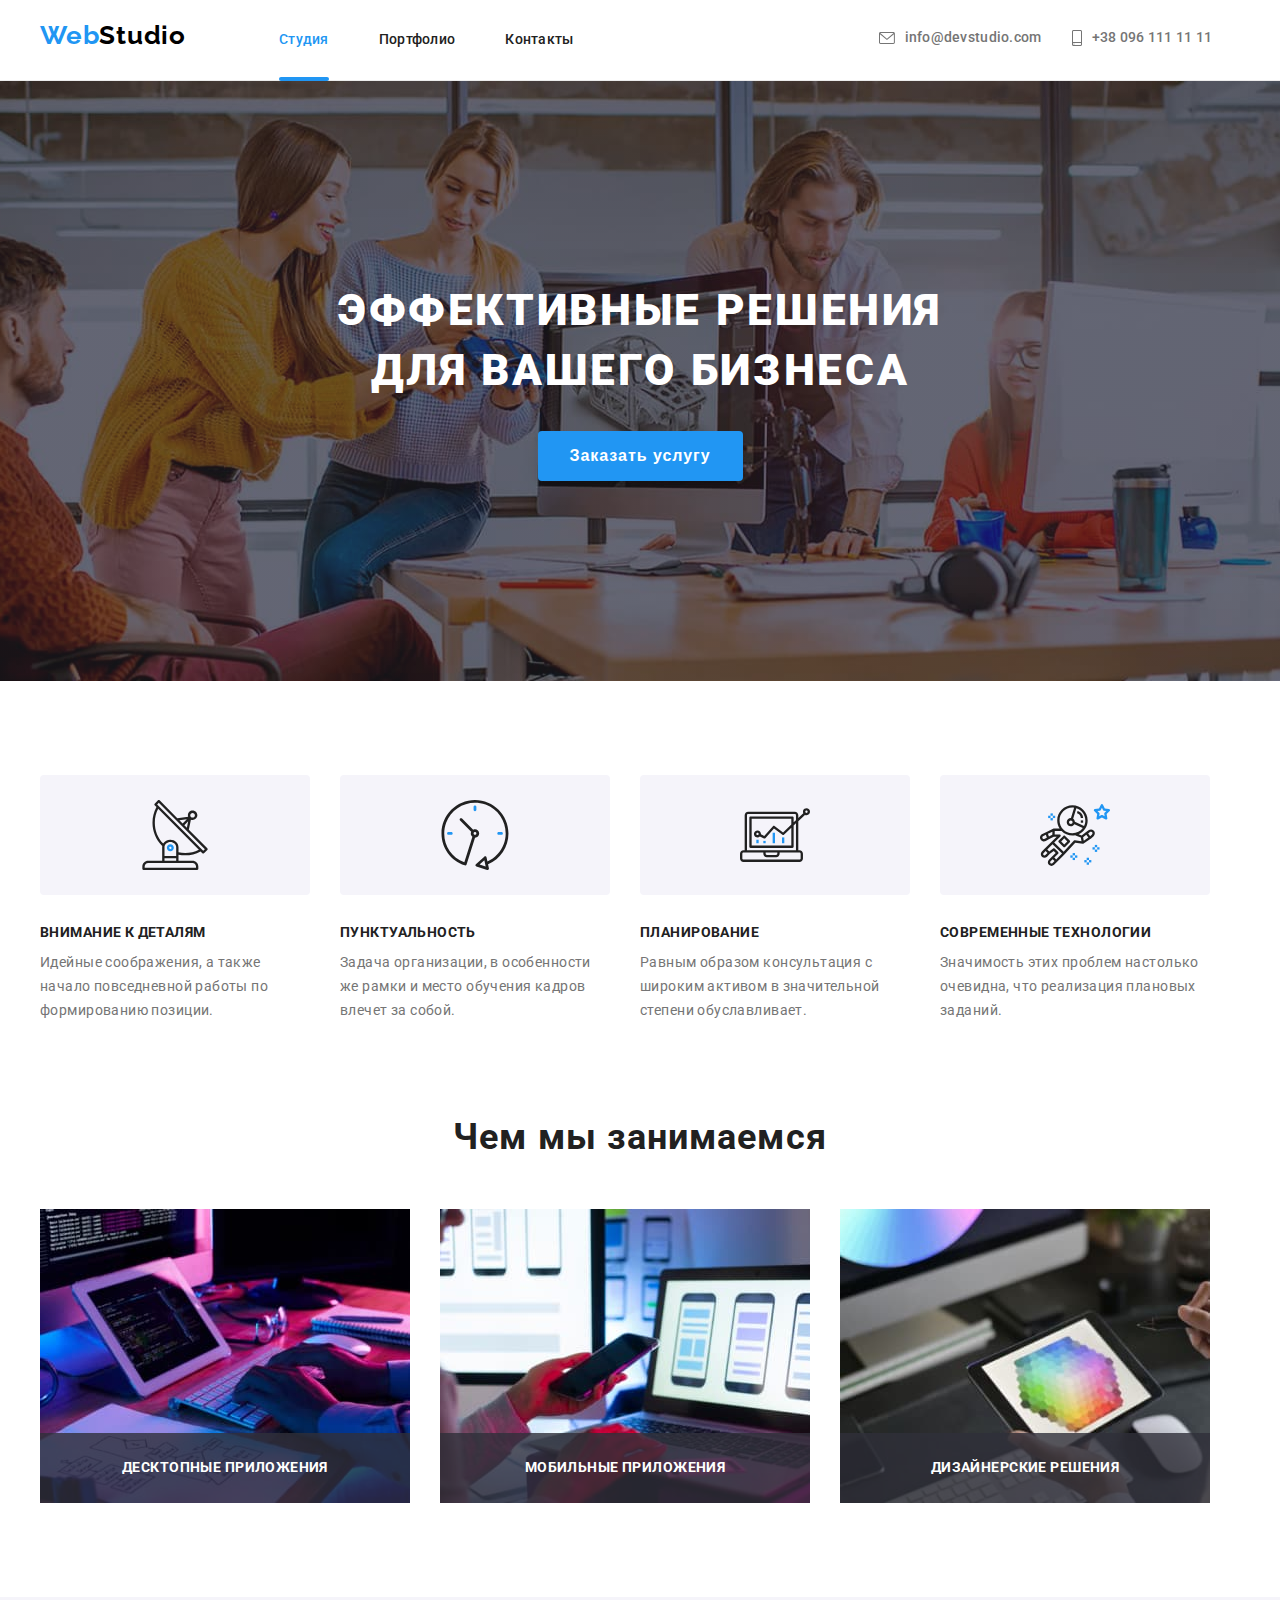
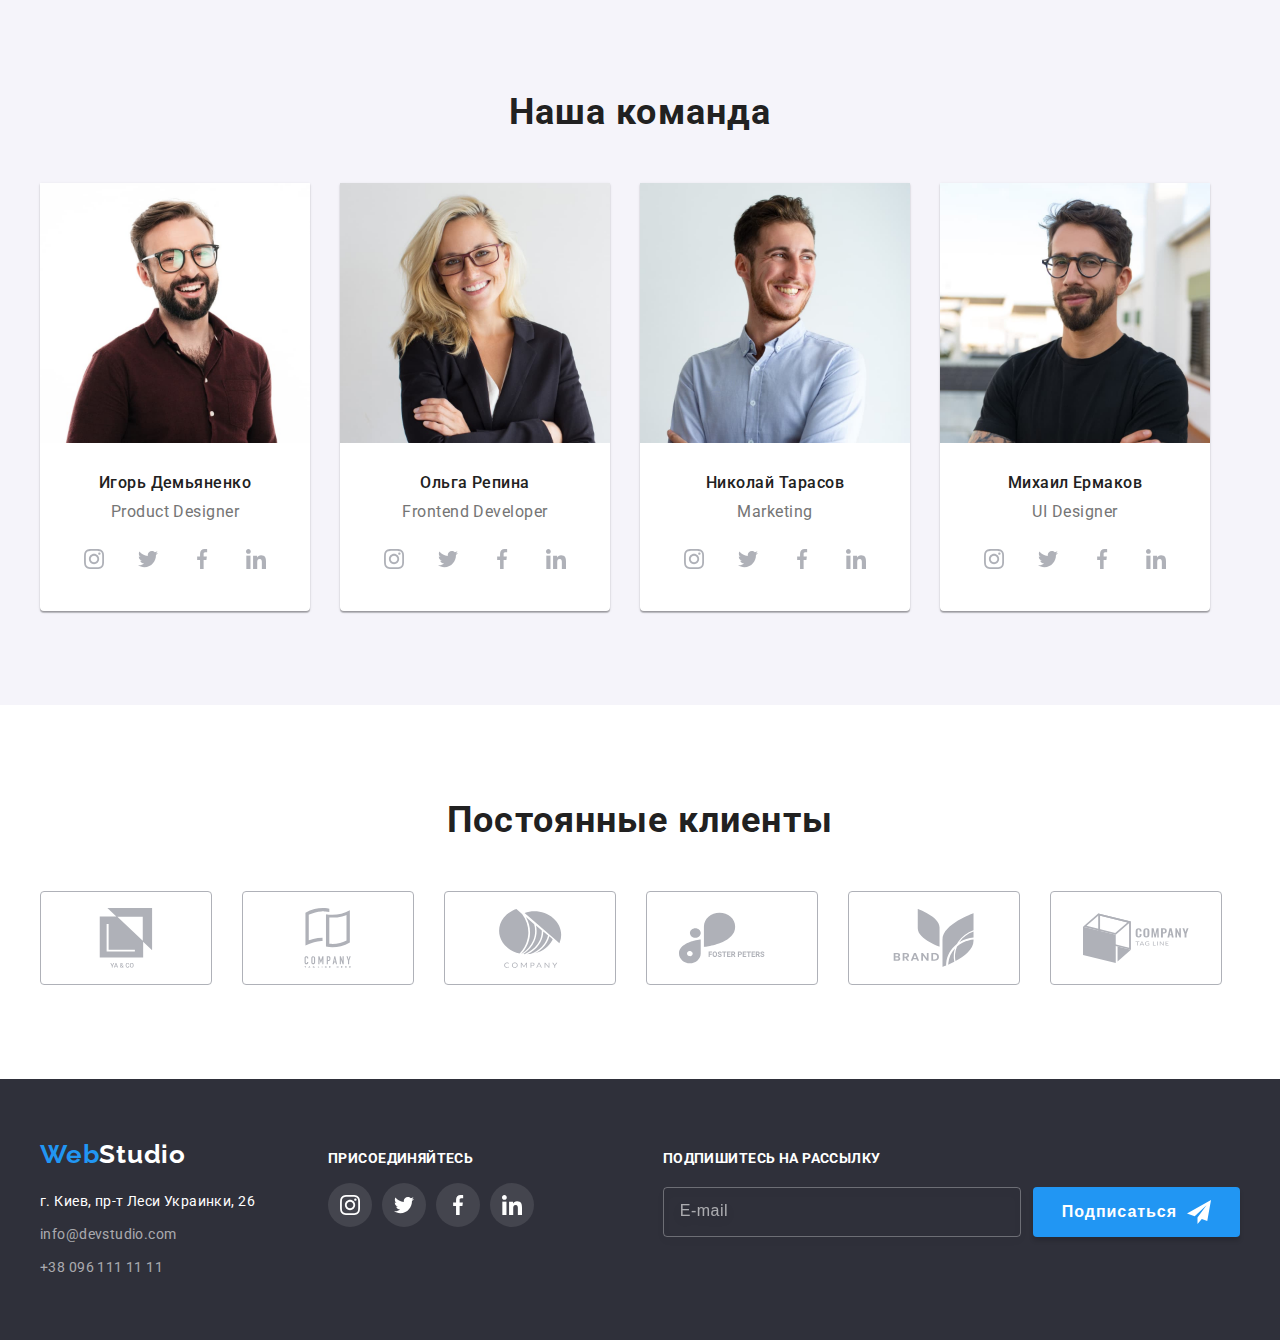
<file: index.html>
<!DOCTYPE html>
<html lang="ru">
  <head>
    <meta charset="UTF-8" />
    <meta http-equiv="X-UA-Compatible" content="IE=edge" />
    <meta name="viewport" content="width=device-width, initial-scale=1.0" />
    <link rel="preconnect" href="https://fonts.googleapis.com" />
    <link rel="preconnect" href="https://fonts.gstatic.com" crossorigin />
    <link
      href="https://fonts.googleapis.com/css2?family=Raleway:wght@700&family=Roboto:wght@400;500;700;900&display=swap"
      rel="stylesheet"
    />
    <title lang="en">WebStudio</title>
    <link
      rel="stylesheet"
      href="https://cdnjs.cloudflare.com/ajax/libs/modern-normalize/1.1.0/modern-normalize.min.css"
      integrity="sha512-wpPYUAdjBVSE4KJnH1VR1HeZfpl1ub8YT/NKx4PuQ5NmX2tKuGu6U/JRp5y+Y8XG2tV+wKQpNHVUX03MfMFn9Q=="
      crossorigin="anonymous"
      referrerpolicy="no-referrer"
    />
    <link rel="stylesheet" href="./css/styles.css" />
  </head>
  <body>
    <header class="header">
      <div class="container">
        <div class="header-line">
          <a href="./index.html" class="header-logo list"
            >Web<span class="half-logo">Studio</span></a
          >
          <nav class="header-nav">
            <ul class="header-list marker">
              <li class="header-item">
                <a href="./index.html" class="header-link current list"
                  >Студия
                  <div class="link-line"></div
                ></a>
              </li>
              <li class="header-item">
                <a href="./portfolio.html" class="header-link list"
                  >Портфолио
                  <div class="link-line"></div
                ></a>
              </li>
              <li class="header-item">
                <a href="" class="header-link list"
                  >Контакты
                  <div class="link-line"></div
                ></a>
              </li>
            </ul>
          </nav>
          <ul class="contacts-list marker">
            <li class="contacts-item mail">
              <a href="mailto:info@devstudio.com" class="header-mail list">
                <svg class="contacts-icon" width="16px" height="12px">
                  <use
                    href="./images/icons/symbol-defs.svg#icon-envelope"
                  ></use>
                </svg>
                info@devstudio.com</a
              >
            </li>
            <li class="contacts-item tel">
              <a href="tel:+380961111111" class="header-tel list">
                <svg class="contacts-icon" width="10px" height="16px">
                  <use
                    href="./images/icons/symbol-defs.svg#icon-smartphone"
                  ></use></svg
                >+38 096 111 11 11</a
              >
            </li>
          </ul>
        </div>
      </div>
    </header>
    <main>
      <section class="banner">
        <div class="container">
          <h1 class="banner-title">Эффективные решения для вашего бизнеса</h1>
          <button type="button" class="btn" data-modal-open>
            Заказать услугу
          </button>
        </div>
      </section>
      <section class="hero section">
        <div class="container">
          <h2 class="visually-hidden">Наши преимущества</h2>
          <ul class="hero-list marker">
            <li class="hero-item">
              <div class="hero-signs">
                <svg class="hero-icons" width="70px" height="70px">
                  <use href="./images/icons/symbol-defs.svg#icon-antenna"></use>
                </svg>
              </div>
              <h3 class="hero-title">Внимание к деталям</h3>
              <p class="hero-text">
                Идейные соображения, а также начало повседневной работы по
                формированию позиции.
              </p>
            </li>
            <li class="hero-item">
              <div class="hero-signs">
                <svg class="hero-icons" width="70px" height="70px">
                  <use href="./images/icons/symbol-defs.svg#icon-clock"></use>
                </svg>
              </div>
              <h3 class="hero-title">Пунктуальность</h3>
              <p class="hero-text">
                Задача организации, в особенности же рамки и место обучения
                кадров влечет за собой.
              </p>
            </li>
            <li class="hero-item">
              <div class="hero-signs">
                <svg class="hero-icons" width="70px" height="70px">
                  <use href="./images/icons/symbol-defs.svg#icon-diagram"></use>
                </svg>
              </div>
              <h3 class="hero-title">Планирование</h3>
              <p class="hero-text">
                Равным образом консультация с широким активом в значительной
                степени обуславливает.
              </p>
            </li>
            <li class="hero-item">
              <div class="hero-signs">
                <svg class="hero-icons" width="70px" height="70px">
                  <use
                    href="./images/icons/symbol-defs.svg#icon-astronaut"
                  ></use>
                </svg>
              </div>
              <h3 class="hero-title">Современные технологии</h3>
              <p class="hero-text">
                Значимость этих проблем настолько очевидна, что реализация
                плановых заданий.
              </p>
            </li>
          </ul>
        </div>
      </section>
      <section class="service section">
        <div class="container">
          <h2 class="service-title">Чем мы занимаемся</h2>
          <ul class="service-list marker">
            <li class="service-item">
              <a href="" class="service-link">
                <img
                  src="./images/action1.jpg"
                  alt="человек печатает
                        текст"
                  width="370"
                  height="294"
                />
                <h3 class="service-type">Десктопные приложения</h3></a
              >
            </li>
            <li class="service-item">
              <a href="" class="service-link">
                <img
                  src="./images/action2.jpg"
                  alt="человек печатает на телефоне"
                  width="370"
                  height="294"
                />
                <h3 class="service-type">Мобильные приложения</h3>
              </a>
            </li>
            <li class="service-item">
              <a href="" class="service-link">
                <img
                  src="./images/action3.jpg"
                  alt="человек рисует на планшете"
                  width="370"
                  height="294"
                />
                <h3 class="service-type">Дизайнерские решения</h3></a
              >
            </li>
          </ul>
        </div>
      </section>
      <section class="staff section">
        <div class="container">
          <h2 class="staff-title">Наша команда</h2>
          <ul class="staff-list marker">
            <li class="staff-item">
              <img
                src="./images/person1.jpg"
                alt="Игорь Демьяненко"
                width="270"
                height="260"
              />
              <div class="agent-file">
                <h3 class="staff-agent">Игорь Демьяненко</h3>
                <p lang="en" class="staff-position">Product Designer</p>
                <ul class="marker agent-soc-list">
                  <li class="agent-links-item">
                    <a class="agent-soc-link" href=""
                      ><svg class="agent-soc-icon" width="20px" height="20px">
                        <use
                          href="./images/icons/symbol-defs.svg#icon-instagram"
                        ></use></svg
                    ></a>
                  </li>
                  <li class="agent-links-item">
                    <a class="agent-soc-link" href=""
                      ><svg class="agent-soc-icon" width="20px" height="20px">
                        <use
                          href="./images/icons/symbol-defs.svg#icon-twitter"
                        ></use></svg
                    ></a>
                  </li>
                  <li class="agent-links-item">
                    <a class="agent-soc-link" href=""
                      ><svg class="agent-soc-icon" width="20px" height="20px">
                        <use
                          href="./images/icons/symbol-defs.svg#icon-facebook1"
                        ></use></svg
                    ></a>
                  </li>
                  <li class="agent-links-item">
                    <a class="agent-soc-link" href=""
                      ><svg class="agent-soc-icon" width="20px" height="20px">
                        <use
                          href="./images/icons/symbol-defs.svg#icon-linkedin"
                        ></use></svg
                    ></a>
                  </li>
                </ul>
              </div>
            </li>
            <li class="staff-item">
              <img
                src="./images/person2.jpg"
                alt="Ольга Репина"
                width="270"
                height="260"
              />
              <div class="agent-file">
                <h3 class="staff-agent">Ольга Репина</h3>
                <p lang="en" class="staff-position">Frontend Developer</p>
                <ul class="marker agent-soc-list">
                  <li class="agent-links-item">
                    <a class="agent-soc-link" href=""
                      ><svg class="agent-soc-icon" width="20px" height="20px">
                        <use
                          href="./images/icons/symbol-defs.svg#icon-instagram"
                        ></use></svg
                    ></a>
                  </li>
                  <li class="agent-links-item">
                    <a class="agent-soc-link" href=""
                      ><svg class="agent-soc-icon" width="20px" height="20px">
                        <use
                          href="./images/icons/symbol-defs.svg#icon-twitter"
                        ></use></svg
                    ></a>
                  </li>
                  <li class="agent-links-item">
                    <a class="agent-soc-link" href=""
                      ><svg class="agent-soc-icon" width="20px" height="20px">
                        <use
                          href="./images/icons/symbol-defs.svg#icon-facebook1"
                        ></use></svg
                    ></a>
                  </li>
                  <li class="agent-links-item">
                    <a class="agent-soc-link" href=""
                      ><svg class="agent-soc-icon" width="20px" height="20px">
                        <use
                          href="./images/icons/symbol-defs.svg#icon-linkedin"
                        ></use></svg
                    ></a>
                  </li>
                </ul>
              </div>
            </li>
            <li class="staff-item">
              <img
                src="./images/person3.jpg"
                alt="Николай Тарасов"
                width="270"
                height="260"
              />
              <div class="agent-file">
                <h3 class="staff-agent">Николай Тарасов</h3>
                <p lang="en" class="staff-position">Marketing</p>
                <ul class="marker agent-soc-list">
                  <li class="agent-links-item">
                    <a class="agent-soc-link" href=""
                      ><svg class="agent-soc-icon" width="20px" height="20px">
                        <use
                          href="./images/icons/symbol-defs.svg#icon-instagram"
                        ></use></svg
                    ></a>
                  </li>
                  <li class="agent-links-item">
                    <a class="agent-soc-link" href=""
                      ><svg class="agent-soc-icon" width="20px" height="20px">
                        <use
                          href="./images/icons/symbol-defs.svg#icon-twitter"
                        ></use></svg
                    ></a>
                  </li>
                  <li class="agent-links-item">
                    <a class="agent-soc-link" href=""
                      ><svg class="agent-soc-icon" width="20px" height="20px">
                        <use
                          href="./images/icons/symbol-defs.svg#icon-facebook1"
                        ></use></svg
                    ></a>
                  </li>
                  <li class="agent-links-item">
                    <a class="agent-soc-link" href=""
                      ><svg class="agent-soc-icon" width="20px" height="20px">
                        <use
                          href="./images/icons/symbol-defs.svg#icon-linkedin"
                        ></use></svg
                    ></a>
                  </li>
                </ul>
              </div>
            </li>
            <li class="staff-item">
              <img
                src="./images/person4.jpg"
                alt="Михаил Ермаков"
                width="270"
                height="260"
              />
              <div class="agent-file">
                <h3 class="staff-agent">Михаил Ермаков</h3>
                <p lang="en" class="staff-position">UI Designer</p>
                <ul class="marker agent-soc-list">
                  <li class="agent-links-item">
                    <a class="agent-soc-link" href=""
                      ><svg class="agent-soc-icon" width="20px" height="20px">
                        <use
                          href="./images/icons/symbol-defs.svg#icon-instagram"
                        ></use></svg
                    ></a>
                  </li>
                  <li class="agent-links-item">
                    <a class="agent-soc-link" href=""
                      ><svg class="agent-soc-icon" width="20px" height="20px">
                        <use
                          href="./images/icons/symbol-defs.svg#icon-twitter"
                        ></use></svg
                    ></a>
                  </li>
                  <li class="agent-links-item">
                    <a class="agent-soc-link" href=""
                      ><svg class="agent-soc-icon" width="20px" height="20px">
                        <use
                          href="./images/icons/symbol-defs.svg#icon-facebook1"
                        ></use></svg
                    ></a>
                  </li>
                  <li class="agent-links-item">
                    <a class="agent-soc-link" href=""
                      ><svg class="agent-soc-icon" width="20px" height="20px">
                        <use
                          href="./images/icons/symbol-defs.svg#icon-linkedin"
                        ></use></svg
                    ></a>
                  </li>
                </ul>
              </div>
            </li>
          </ul>
        </div>
      </section>
      <section class="customers section">
        <div class="container">
          <h2 class="customers-title">Постоянные клиенты</h2>
          <ul class="customers-list marker">
            <li class="customers-item">
              <a class="customer-link" href=""
                ><svg class="customers-icon" width="106" height="60">
                  <use
                    href="./images/icons/customers.svg#icon-client-1"
                  ></use></svg
              ></a>
            </li>
            <li class="customers-item">
              <a class="customer-link" href=""
                ><svg class="customers-icon" width="106" height="60">
                  <use
                    href="./images/icons/customers.svg#icon-client-2"
                  ></use></svg
              ></a>
            </li>
            <li class="customers-item">
              <a class="customer-link" href=""
                ><svg class="customers-icon" width="106" height="60">
                  <use
                    href="./images/icons/customers.svg#icon-client-3"
                  ></use></svg
              ></a>
            </li>
            <li class="customers-item">
              <a class="customer-link" href=""
                ><svg class="customers-icon" width="106" height="60">
                  <use
                    href="./images/icons/customers.svg#icon-client-4"
                  ></use></svg
              ></a>
            </li>
            <li class="customers-item">
              <a class="customer-link" href=""
                ><svg class="customers-icon" width="106" height="60">
                  <use
                    href="./images/icons/customers.svg#icon-client-5"
                  ></use></svg
              ></a>
            </li>
            <li class="customers-item">
              <a class="customer-link" href=""
                ><svg class="customers-icon" width="106" height="60">
                  <use
                    href="./images/icons/customers.svg#icon-client-6"
                  ></use></svg
              ></a>
            </li>
          </ul>
        </div>
      </section>
    </main>
    <footer class="footer">
      <div class="container footer-line">
        <div class="address-box">
          <a href="./index.html" class="footer-logo list"
            >Web<span class="f-logo">Studio</span></a
          >
          <address class="footer-address">
            <ul class="footer-list marker">
              <li class="footer-item">
                <a
                  href="https://goo.gl/maps/2nXWbxgtpH25qz2GA"
                  target="_blank"
                  rel="noreferrer noopener"
                  class="footer-location list"
                  >г. Киев, пр-т Леси Украинки, 26</a
                >
              </li>
              <li class="footer-item">
                <a href="mailto:info@devstudio.com" class="footer-mail list"
                  >info@devstudio.com</a
                >
              </li>
              <li class="footer-item">
                <a href="tel:+380961111111" class="footer-tel list"
                  >+38 096 111 11 11</a
                >
              </li>
            </ul>
          </address>
        </div>
        <div class="footer-invite">
          <h3 class="invite-title">присоединяйтесь</h3>
          <ul class="footer-soc-list marker">
            <li class="footer-soc-item">
              <a class="footer-soc-link link" href=""
                ><svg class="footer-soc-icons" width="20px" height="20px">
                  <use
                    href="./images/icons/symbol-defs.svg#icon-instagram"
                  ></use></svg
              ></a>
            </li>
            <li class="footer-soc-item">
              <a class="footer-soc-link" href=""
                ><svg class="footer-soc-icons" width="20px" height="20px">
                  <use
                    href="./images/icons/symbol-defs.svg#icon-twitter"
                  ></use></svg
              ></a>
            </li>
            <li class="footer-soc-item">
              <a class="footer-soc-link list" href=""
                ><svg class="footer-soc-icons" width="20px" height="20px">
                  <use
                    href="./images/icons/symbol-defs.svg#icon-facebook1"
                  ></use></svg
              ></a>
            </li>
            <li class="footer-soc-item">
              <a class="footer-soc-link" href=""
                ><svg class="footer-soc-icons" width="20px" height="20px">
                  <use
                    href="./images/icons/symbol-defs.svg#icon-linkedin"
                  ></use></svg
              ></a>
            </li>
          </ul>
        </div>
        <form class="footer-form">
          <label class="follow-label" for="follow-mail"
            ><h3 class="invite-title">Подпишитесь на рассылку</h3></label
          >
          <div class="follow-wrap">
            <input
              class="follow-input"
              name="follow-mail"
              type="mail"
              id="follow-mail"
              placeholder="E-mail"
              required
            />
            <button class="follow-btn" type="submit">
              Подписаться<svg class="follow-icon" width="24px" height="24px">
                <use href="./images/icons/symbol-defs.svg#icon-plane"></use>
              </svg>
            </button>
          </div>
        </form>
      </div>
    </footer>
    <div class="backdrop is-hidden" data-modal>
      <div class="modal">
        <button type="button" class="modal-close" data-modal-close>
          <svg class="modal-close-icon" width="18" height="18">
            <use href="./images/icons/symbol-defs.svg#icon-exit"></use>
          </svg>
        </button>
        <form class="modal-form">
          <h3 class="modal-title">Оставьте свои данные, мы вам перезвоним</h3>
          <div class="field-form">
            <label class="modal-label" for="user-name">Имя</label>
            <div class="input-wrap">
              <input
                placeholder=" "
                class="modal-input"
                type="text"
                name="user-name"
                id="user-name"
                required
                minlength="2"
                maxlength="20"
              />
              <svg class="input-icon" width="18px" height="18px">
                <use
                  href="./images/icons/symbol-defs.svg#icon-user-modal"
                ></use>
              </svg>
            </div>
          </div>
          <div class="field-form">
            <label class="modal-label tel" for="user-tel">Телефон</label>
            <div class="input-wrap">
              <input
                placeholder=" "
                class="modal-input"
                type="tel"
                value="+380"
                name="user-tel"
                id="user-tel"
                maxlength="13"
                required
              />
              <svg class="input-icon" width="18px" height="18px">
                <use
                  href="./images/icons/symbol-defs.svg#icon-phone-modal"
                ></use>
              </svg>
            </div>
          </div>
          <div class="field-form">
            <label class="modal-label" for="user-mail">Почта</label>
            <div class="input-wrap">
              <input
                placeholder=" "
                class="modal-input"
                type="mail"
                name="user-mail"
                id="user-mail"
                maxlength="30"
                required
              />
              <svg class="input-icon" width="18px" height="18px">
                <use
                  href="./images/icons/symbol-defs.svg#icon-envelope-modal"
                ></use>
              </svg>
            </div>
          </div>
          <label class="modal-label" for="user-commment">Комментарий</label>
          <textarea
            class="modal-comment"
            placeholder="Введите текст"
            name="user-commment"
            id="user-commment"
            cols="30"
            rows="10"
          ></textarea>
          <input
            class="modal-check visually-hidden"
            type="checkbox"
            name="privacy-confirm"
            id="privacy-confirm"
            required
          />
          <label class="modal-check-text" for="privacy-confirm"
            ><span class="sho"
              ><svg class="privacy-icon" width="16px" height="15px">
                <use
                  href="./images/icons/symbol-defs.svg#icon-check-modal"
                ></use></svg
            ></span>
            Соглашаюсь с рассылкой и принимаю &nbsp;
            <a class="privacy-link list" href="">Условия договора</a></label
          >
          <button class="modal-btn" type="submit">Отправить</button>
        </form>
      </div>
    </div>
    <script src="./js/modal.js"></script>
  </body>
</html>
</file>
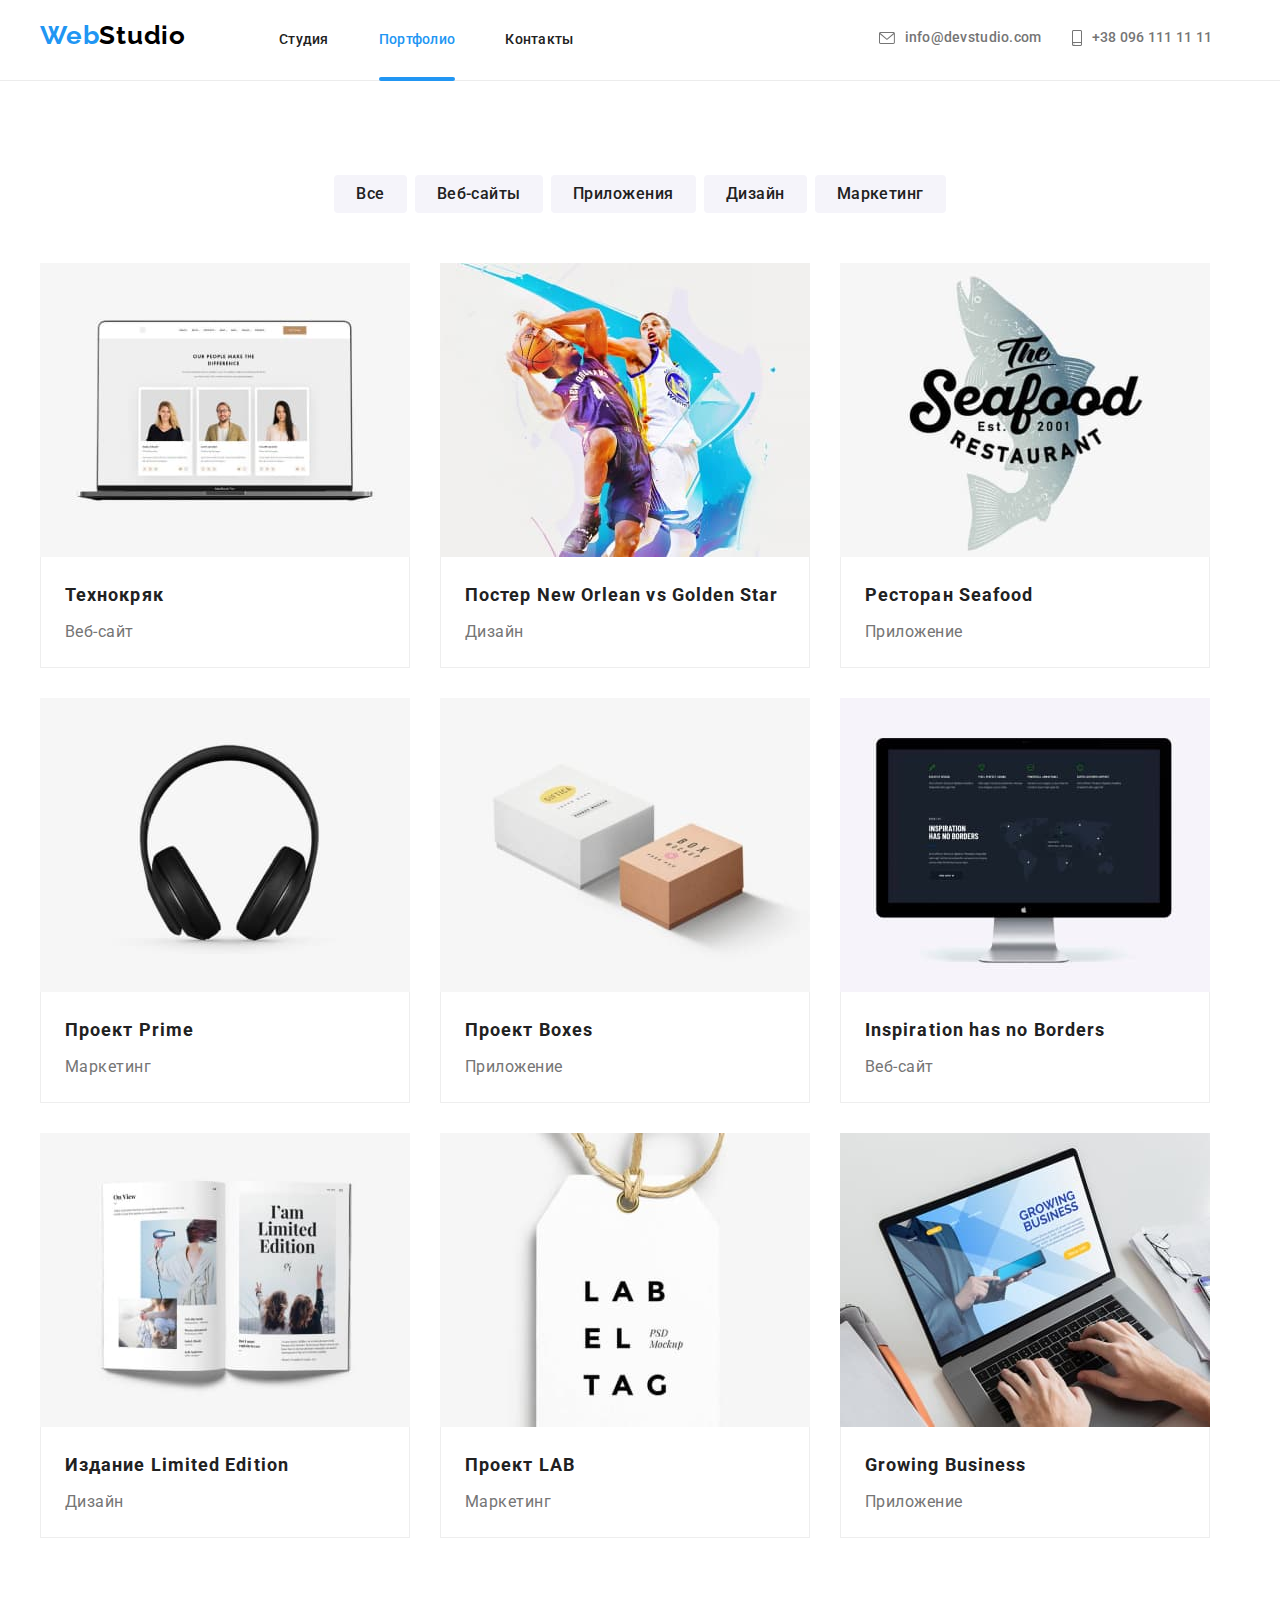
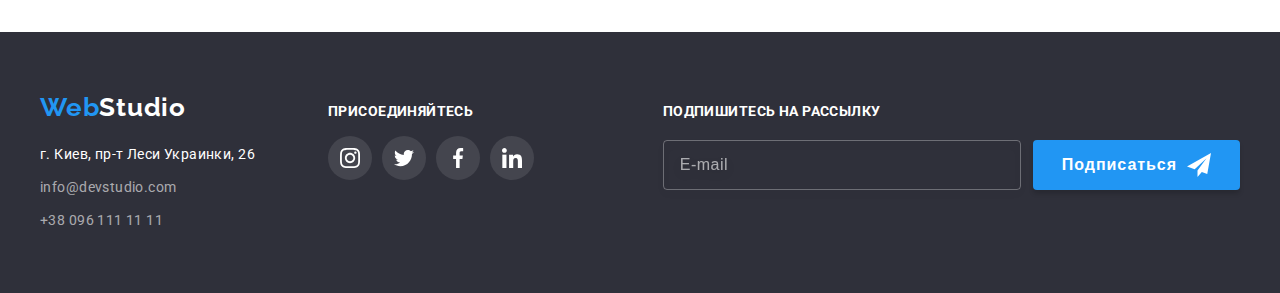
<file: portfolio.html>
<!DOCTYPE html>
<html lang="ru">
  <head>
    <meta charset="UTF-8" />
    <meta http-equiv="X-UA-Compatible" content="IE=edge" />
    <meta name="viewport" content="width=device-width, initial-scale=1.0" />
    <link rel="preconnect" href="https://fonts.googleapis.com" />
    <link rel="preconnect" href="https://fonts.gstatic.com" crossorigin />
    <link
      href="https://fonts.googleapis.com/css2?family=Raleway:wght@700&family=Roboto:wght@400;500;700;900&display=swap"
      rel="stylesheet"
    />
    <title>Портфолио</title>
    <link
      rel="stylesheet"
      href="https://cdnjs.cloudflare.com/ajax/libs/modern-normalize/1.1.0/modern-normalize.min.css"
      integrity="sha512-wpPYUAdjBVSE4KJnH1VR1HeZfpl1ub8YT/NKx4PuQ5NmX2tKuGu6U/JRp5y+Y8XG2tV+wKQpNHVUX03MfMFn9Q=="
      crossorigin="anonymous"
      referrerpolicy="no-referrer"
    />
    <link
      rel="stylesheet"
      href="https://cdnjs.cloudflare.com/ajax/libs/animate.css/4.1.1/animate.min.css"
    />
    <link rel="stylesheet" href="./css/styles.css" />
  </head>
  <body>
    <header class="header">
      <div class="container">
        <div class="header-line">
          <a
            href="./index.html"
            class="header-logo animate__lightSpeedInLeft animate__infinite list"
            >Web<span class="half-logo">Studio</span></a
          >
          <nav class="header-nav">
            <ul class="header-list marker">
              <li class="header-item">
                <a href="./index.html" class="header-link list"
                  >Студия
                  <div class="link-line"></div
                ></a>
              </li>
              <li class="header-item">
                <a href="./portfolio.html" class="header-link current list"
                  >Портфолио
                  <div class="link-line"></div
                ></a>
              </li>
              <li class="header-item">
                <a href="" class="header-link list"
                  >Контакты
                  <div class="link-line"></div
                ></a>
              </li>
            </ul>
          </nav>
          <ul class="contacts-list marker">
            <li class="contacts-item mail">
              <a href="mailto:info@devstudio.com" class="header-mail list">
                <svg class="contacts-icon" width="16px" height="12px">
                  <use
                    href="./images/icons/symbol-defs.svg#icon-envelope"
                  ></use>
                </svg>
                info@devstudio.com</a
              >
            </li>
            <li class="contacts-item tel">
              <a href="tel:+380961111111" class="header-tel list">
                <svg class="contacts-icon" width="10px" height="16px">
                  <use
                    href="./images/icons/symbol-defs.svg#icon-smartphone"
                  ></use></svg
                >+38 096 111 11 11</a
              >
            </li>
          </ul>
        </div>
      </div>
    </header>
    <main>
      <section class="category section">
        <div class="container">
          <h1 class="visually-hidden">Наши направления работы</h1>
          <ul class="category-list marker">
            <li class="category-item">
              <button type="button" class="c-btn">Все</button>
            </li>
            <li class="category-item">
              <button type="button" class="c-btn">Веб-сайты</button>
            </li>
            <li class="category-item">
              <button type="button" class="c-btn">Приложения</button>
            </li>
            <li class="category-item">
              <button type="button" class="c-btn">Дизайн</button>
            </li>
            <li class="category-item">
              <button type="button" class="c-btn">Маркетинг</button>
            </li>
          </ul>
          <ul class="cases-list marker">
            <li class="cases-item">
              <a href="" class="case-link list">
                <div class="img-overlay">
                  <img
                    src="./images/techno.jpg"
                    alt="сайт"
                    width="370"
                    height="294"
                  />
                  <div class="overlay">
                    <p>
                      Ресурс предлагает комплексные предложения с разным уровнем
                      функционала и сервисов. Все это позволит посетителю
                      получить исчерпывающие сведения о компании или частном
                      лице.
                    </p>
                  </div>
                </div>
                <div class="case-file">
                  <h2 class="case-name">Технокряк</h2>
                  <p class="case-type">Веб-сайт</p>
                </div>
              </a>
            </li>
            <li class="cases-item">
              <a href="" class="case-link list">
                <div class="img-overlay">
                  <img
                    src="./images/poster.jpg"
                    alt="постер"
                    width="370"
                    height="294"
                  />
                  <div class="overlay">
                    <p>
                      Ресурс предлагает комплексные предложения с разным уровнем
                      функционала и сервисов. Все это позволит посетителю
                      получить исчерпывающие сведения о компании или частном
                      лице.
                    </p>
                  </div>
                </div>
                <div class="case-file">
                  <h2 lang="en" class="case-name">
                    Постер New Orlean vs Golden Star
                  </h2>
                  <p class="case-type">Дизайн</p>
                </div>
              </a>
            </li>
            <li class="cases-item">
              <a href="" class="case-link list"
                ><div class="img-overlay">
                  <img
                    src="./images/seafood.jpg"
                    alt="ресторан"
                    width="370"
                    height="294"
                  />
                  <div class="overlay">
                    <p>
                      Ресурс предлагает комплексные предложения с разным уровнем
                      функционала и сервисов. Все это позволит посетителю
                      получить исчерпывающие сведения о компании или частном
                      лице.
                    </p>
                  </div>
                </div>
                <div class="case-file">
                  <h2 class="case-name">Ресторан Seafood</h2>
                  <p class="case-type">Приложение</p>
                </div>
              </a>
            </li>
            <li class="cases-item">
              <a href="" class="case-link list">
                <div class="img-overlay">
                  <img
                    src="./images/prime.jpg"
                    alt="наушники"
                    width="370"
                    height="294"
                  />
                  <div class="overlay">
                    <p>
                      Ресурс предлагает комплексные предложения с разным уровнем
                      функционала и сервисов. Все это позволит посетителю
                      получить исчерпывающие сведения о компании или частном
                      лице.
                    </p>
                  </div>
                </div>
                <div class="case-file">
                  <h2 class="case-name">Проект Prime</h2>
                  <p class="case-type">Маркетинг</p>
                </div>
              </a>
            </li>
            <li class="cases-item">
              <a href="" class="case-link list">
                <div class="img-overlay">
                  <img
                    src="./images/boxes.jpg"
                    alt="коробки"
                    width="370"
                    height="294"
                  />
                  <div class="overlay">
                    <p>
                      Ресурс предлагает комплексные предложения с разным уровнем
                      функционала и сервисов. Все это позволит посетителю
                      получить исчерпывающие сведения о компании или частном
                      лице.
                    </p>
                  </div>
                </div>
                <div class="case-file">
                  <h2 class="case-name">Проект Boxes</h2>
                  <p class="case-type">Приложение</p>
                </div>
              </a>
            </li>
            <li class="cases-item">
              <a href="" class="case-link list">
                <div class="img-overlay">
                  <img
                    src="./images/inspiration.jpg"
                    alt="монитор"
                    width="370"
                    height="294"
                  />
                  <div class="overlay">
                    <p>
                      Ресурс предлагает комплексные предложения с разным уровнем
                      функционала и сервисов. Все это позволит посетителю
                      получить исчерпывающие сведения о компании или частном
                      лице.
                    </p>
                  </div>
                </div>
                <div class="case-file">
                  <h2 lang="en" class="case-name">
                    Inspiration has no Borders
                  </h2>
                  <p class="case-type">Веб-сайт</p>
                </div>
              </a>
            </li>
            <li class="cases-item">
              <a href="" class="case-link list">
                <div class="img-overlay">
                  <img
                    src="./images/limit.jpg"
                    alt="журнал"
                    width="370"
                    height="294"
                  />
                  <div class="overlay">
                    <p>
                      Ресурс предлагает комплексные предложения с разным уровнем
                      функционала и сервисов. Все это позволит посетителю
                      получить исчерпывающие сведения о компании или частном
                      лице.
                    </p>
                  </div>
                </div>
                <div class="case-file">
                  <h2 lang="en" class="case-name">Издание Limited Edition</h2>
                  <p class="case-type">Дизайн</p>
                </div>
              </a>
            </li>
            <li class="cases-item">
              <a href="" class="case-link list">
                <div class="img-overlay">
                  <img
                    src="./images/lab.jpg"
                    alt="бирка"
                    width="370"
                    height="294"
                  />
                  <div class="overlay">
                    <p>
                      Ресурс предлагает комплексные предложения с разным уровнем
                      функционала и сервисов. Все это позволит посетителю
                      получить исчерпывающие сведения о компании или частном
                      лице.
                    </p>
                  </div>
                </div>
                <div class="case-file">
                  <h2 class="case-name">Проект LAB</h2>
                  <p class="case-type">Маркетинг</p>
                </div>
              </a>
            </li>
            <li class="cases-item">
              <a href="" class="case-link list">
                <div class="img-overlay">
                  <img
                    src="./images/gb.jpg"
                    alt="печатает за ноутбуком"
                    width="370"
                    height="294"
                  />
                  <div class="overlay">
                    <p>
                      Ресурс предлагает комплексные предложения с разным уровнем
                      функционала и сервисов. Все это позволит посетителю
                      получить исчерпывающие сведения о компании или частном
                      лице.
                    </p>
                  </div>
                </div>
                <div class="case-file">
                  <h2 lang="en" class="case-name">Growing Business</h2>
                  <p class="case-type">Приложение</p>
                </div>
              </a>
            </li>
          </ul>
        </div>
      </section>
    </main>
    <footer class="footer">
      <div class="container footer-line">
        <div class="address-box">
          <a href="./index.html" class="footer-logo list"
            >Web<span class="f-logo">Studio</span></a
          >
          <address class="footer-address">
            <ul class="footer-list marker">
              <li class="footer-item">
                <a
                  href="https://goo.gl/maps/2nXWbxgtpH25qz2GA"
                  target="_blank"
                  rel="noreferrer noopener"
                  class="footer-location list"
                  >г. Киев, пр-т Леси Украинки, 26</a
                >
              </li>
              <li class="footer-item">
                <a href="mailto:info@devstudio.com" class="footer-mail list"
                  >info@devstudio.com</a
                >
              </li>
              <li class="footer-item">
                <a href="tel:+380961111111" class="footer-tel list"
                  >+38 096 111 11 11</a
                >
              </li>
            </ul>
          </address>
        </div>
        <div class="footer-invite">
          <h3 class="invite-title">присоединяйтесь</h3>
          <ul class="footer-soc-list marker">
            <li class="footer-soc-item">
              <a class="footer-soc-link link" href=""
                ><svg class="footer-soc-icons" width="20px" height="20px">
                  <use
                    href="./images/icons/symbol-defs.svg#icon-instagram"
                  ></use></svg
              ></a>
            </li>
            <li class="footer-soc-item">
              <a class="footer-soc-link" href=""
                ><svg class="footer-soc-icons" width="20px" height="20px">
                  <use
                    href="./images/icons/symbol-defs.svg#icon-twitter"
                  ></use></svg
              ></a>
            </li>
            <li class="footer-soc-item">
              <a class="footer-soc-link list" href=""
                ><svg class="footer-soc-icons" width="20px" height="20px">
                  <use
                    href="./images/icons/symbol-defs.svg#icon-facebook1"
                  ></use></svg
              ></a>
            </li>
            <li class="footer-soc-item">
              <a class="footer-soc-link" href=""
                ><svg class="footer-soc-icons" width="20px" height="20px">
                  <use
                    href="./images/icons/symbol-defs.svg#icon-linkedin"
                  ></use></svg
              ></a>
            </li>
          </ul>
        </div>
        <form class="footer-form">
          <label class="follow-label" for="follow-mail"
            ><h3 class="invite-title">Подпишитесь на рассылку</h3></label
          >
          <div class="follow-wrap">
            <input
              class="follow-input"
              name="follow-mail"
              type="mail"
              id="follow-mail"
              placeholder="E-mail"
              required
            />
            <button class="follow-btn" type="submit">
              Подписаться<svg class="follow-icon" width="24px" height="24px">
                <use href="./images/icons/symbol-defs.svg#icon-plane"></use>
              </svg>
            </button>
          </div>
        </form>
      </div>
    </footer>
  </body>
</html>
</file>
<file: css/styles.css>
:root {
  /* logo */
  --logo-first-color: #2196f3;
  --logo-second-color: #000000;
  /* header */
  --header-link-color: #212121;
  --header-contacts-color: #757575;
  /* footer */
  --footer-bg-color: #2f303a;
  --footer-logo-first-color: #2196f3;
  --footer-logo-second-color: #ffffff;
  --footer-location-color: #ffffff;
  --footer-contacts-color: rgba(255, 255, 255, 0.6);
  /* banner */
  --banner-bg-color: #2f303a;
  --banner-title-color: #ffffff;
  --btn-shadow: rgba(0, 0, 0, 0.15);
  --btn-text-color: #ffffff;
  --btn-bg-color: #2196f3;
  --btn-accent-color: #188ce8;
  /* staff */
  --staff-section-bg-color: #f5f4fa;
  --staff-item-bg-color: #ffffff;
  --staff-position-color: #757575;
  /* clients */
  --clients-color: #afb1b8;
  /* shadows */
  --shadow-btn-1-color: rgba(0, 0, 0, 0.1);
  --shadow-btn-2-color: rgba(0, 0, 0, 0.08);
  --staff-shadow-1-color: rgba(0, 0, 0, 0.12);
  --staff-shadow-2-color: rgba(0, 0, 0, 0.14);
  --staff-shadow-3-color: rgba(0, 0, 0, 0.2);
  /* hero */
  --hero-text-color: #757575;
  /* accent */
  --accent-color: #2196f3;
  /* -------------portfolio ----------------------*/
  /* =====buttons==== */
  --c-btn-background-color: #f5f4fa;
  --c-btn-text-color: #212121;
  --c-btn-accent: #2196f3;
  --c-btn-text-accent: #ffffff;
  /* cases */
  --case-type-color: #757575;
  /* body */
  --background-color: #ffffff;
  --body-text-color: #212121;
  --border-tools: 1px solid #eee;
  --modal-bg: #ffffff;
  --section-padding: 94px;
}
.visually-hidden {
  position: absolute;
  white-space: nowrap;
  width: 1px;
  height: 1px;
  overflow: hidden;
  border: 0;
  padding: 0;
  clip: rect(0 0 0 0);
  clip-path: inset(50%);
  margin: -1px;
}

/* reset */
p,
h1,
h2,
h3,
h4,
h5,
h6 {
  margin: 0;
}
ul {
  margin: 0;
  padding-left: 0;
}
img {
  max-width: 100%;
  display: block;
}
body {
  margin: 0;
  font-family: Roboto, sans-serif;
  background: var(--background-color);
  color: var(--body-text-color);
}
.list {
  text-decoration: none;
  color: currentColor;
}
.marker {
  list-style-type: none;
}
.container {
  width: 1200px;
  padding-left: 15px;
  padding-right: 15px;
  margin: 0 auto;
  /* outline: 2px solid ;red */
}
.section {
  padding-top: var(--section-padding);
  padding-bottom: var(--section-padding);
}

/*header*/
.header {
  border-bottom: 1px solid #ececec;
  position: relative;
}
.header-line {
  display: flex;
  align-items: baseline;
}

.header-list {
  display: flex;
  align-items: center;
}

.header-list .header-item:not(:first-child) {
  margin-left: 50px;
}
.header-list .header-link {
  display: block;
  padding-top: 32px;
  padding-bottom: 32px;
  /* padding-bottom: 32px; */
}
.contacts-list .header-tel,
.contacts-list .header-mail {
  padding-top: 20px;
  padding-bottom: 20px;
  display: inline-flex;
  align-items: center;
}
.contacts-icon {
  fill: currentColor;
  margin-right: 10px;
}

.contacts-list {
  display: flex;
  margin-left: 305px;
  align-items: center;
}
.contacts-list .contacts-item + .contacts-item {
  margin-left: 30px;
}
.header-logo {
  display: block;
  font-family: 'Raleway', sans-serif;
  font-weight: 700;
  font-size: 26px;
  line-height: 1.19;
  letter-spacing: 0.03em;
  color: var(--logo-first-color);
}
.half-logo {
  color: var(--logo-second-color);
}
.header-link {
  font-weight: 500;
  font-size: 14px;
  line-height: 1.14;
  letter-spacing: 0.02em;
  color: var(--header-link-color);
  transition: color 250ms cubic-bezier(0.4, 0, 0.2, 1);
  position: relative;
}

.link-line {
  display: block;
  width: 100%;
  height: 4px;
  border-radius: 2px;
  background-color: var(--logo-first-color);

  position: absolute;
  bottom: -1px;
  opacity: 0;
  transition: opacity 250ms cubic-bezier(0.4, 0, 0.2, 1);
}
.current::after {
  content: '';
  display: block;
  width: 100%;
  height: 4px;
  border-radius: 2px;
  background-color: var(--logo-first-color);

  position: absolute;
  bottom: -1px;
}
.header-link:hover .link-line {
  opacity: 1;
}
.header-link:hover .current {
  visibility: hidden;
}
.header-nav .current {
  color: var(--accent-color);
}
.header-nav {
  margin-left: 93px;
}

.header-link:hover,
.header-link:focus,
.header-mail:hover,
.header-mail:focus,
.header-tel:hover,
.header-tel:focus {
  color: var(--accent-color);
}

.header-mail,
.header-tel {
  font-weight: 500;
  font-size: 14px;
  line-height: 1.14;
  letter-spacing: 0.02em;
  color: var(--header-contacts-color);
  transition: color 250ms cubic-bezier(0.4, 0, 0.2, 1);
}
/*banner*/

.banner {
  padding-top: 200px;
  padding-bottom: 200px;
  background: var(--banner-bg-color);
  background-image: linear-gradient(
      to right,
      rgba(47, 48, 58, 0.4),
      rgba(47, 48, 58, 0.4)
    ),
    url('../images/team-bg.jpg');
  max-width: 1600px;
  margin: 0 auto;
  background-position: center;
  background-repeat: no-repeat;
  background-size: auto auto;
  /* background-size: 100%; */
}
.hero-signs {
  display: inline-flex;
  width: 270px;
  height: 120px;
  background: #f5f4fa;
  border-radius: 4px;
  margin-bottom: 30px;

  justify-content: center;
  align-items: center;
}
.hero-icons {
  fill: var(--c-btn-text-color);
}

.banner-title {
  font-weight: 900;
  font-size: 44px;
  line-height: 1.36;
  text-align: center;
  letter-spacing: 0.06em;
  text-transform: uppercase;
  color: var(--banner-title-color);

  max-width: 696px;
  margin-left: auto;
  margin-right: auto;
}
.btn:hover,
.btn:focus {
  background: var(--btn-accent-color);
}
.btn {
  font-weight: 700;
  font-size: 16px;
  line-height: 1.88;
  display: flex;
  align-items: center;
  text-align: center;
  letter-spacing: 0.06em;
  color: var(--btn-text-color);
  background: var(--btn-bg-color);
  box-shadow: 0px 4px 4px var(--btn-shadow);
  border-radius: 4px;
  cursor: pointer;
  border-style: none;

  padding: 10px 32px;
  margin-left: auto;
  margin-right: auto;
  margin-top: 30px;

  transition: color 250ms cubic-bezier(0.4, 0, 0.2, 1),
    background-color 250ms cubic-bezier(0.4, 0, 0.2, 1);
}
/* backdrop */
.backdrop {
  position: fixed;
  top: 0;
  left: 0;
  width: 100%;
  height: 100%;
  background: rgba(0, 0, 0, 0.2);
  transition: opacity 250ms cubic-bezier(0.4, 0, 0.2, 1),
    visibility 250ms cubic-bezier(0.4, 0, 0.2, 1);
}
.backdrop.is-hidden .modal {
  transform: translate(100%, 100%) rotateX(45deg);
}
.modal {
  position: absolute;
  top: 50%;
  left: 50%;
  transform: translate(-50%, -50%);
  width: 528px;
  height: 581px;
  background-color: var(--background-color);
  box-shadow: 0px 1px 3px rgba(0, 0, 0, 0.12), 0px 1px 1px rgba(0, 0, 0, 0.14),
    0px 2px 1px rgba(0, 0, 0, 0.2);
  border-radius: 4px;
  transition: transform 300ms cubic-bezier(0.4, 0, 0.2, 1);
  padding: 40px;
}
.modal-close {
  position: absolute;
  top: 8px;
  right: 8px;
  width: 30px;
  height: 30px;
  border: 1px solid rgba(0, 0, 0, 0.1);
  border-radius: 50%;
  background: var(--background-color);
  cursor: pointer;

  display: flex;
  align-items: center;
  justify-content: center;
}
.modal-close:hover .modal-close-icon,
.modal-close:focus .modal-close-icon {
  fill: var(--accent-color);
}
.modal-close-icon {
  transition: fill 250ms cubic-bezier(0.4, 0, 0.2, 1);
}
.modal-title {
  font-weight: 700;
  font-size: 20px;
  line-height: 1.15;
  text-align: center;
  letter-spacing: 0.03em;
  color: var(--header-link-color);

  margin-bottom: 12px;
}
.modal-label {
  font-size: 12px;
  line-height: 1.16;
  letter-spacing: 0.01em;
  color: var(--header-contacts-color);
}
.modal-label.tel {
  margin-top: 0;
}
.modal-input {
  outline: none;
  width: 100%;
  height: 40px;
  border: 1px solid rgba(33, 33, 33, 0.2);
  border-radius: 4px;
  background-color: transparent;

  padding-left: 42px;

  transition: border-color 250ms cubic-bezier(0.4, 0, 0.2, 1);
}

.input-wrap {
  position: relative;
  margin-top: 4px;
  margin-bottom: 10px;
}
.modal-comment:hover,
.modal-comment:focus,
.field-form:hover .modal-input,
.modal-input:focus,
.field-form:focus-within,
.field-form:hover {
  border-color: var(--accent-color);
  fill: var(--accent-color);
}
.field-form {
  margin-bottom: 10px;
}

.input-icon {
  position: absolute;
  left: 0;
  top: 50%;
  transform: translate(0, -50%);
  left: 11px;

  transition: fill 250ms cubic-bezier(0.4, 0, 0.2, 1);
}

.modal-comment {
  color: var(--c-btn-text-color);
  outline: none;
  width: 100%;
  height: 120px;
  resize: none;
  border: 1px solid rgba(33, 33, 33, 0.2);
  border-radius: 4px;

  padding: 12px 16px;
  margin-top: 4px;
  margin-bottom: 20px;

  transition: border-color 250ms cubic-bezier(0.4, 0, 0.2, 1);
}
.modal-comment::placeholder {
  font-size: 12px;
  line-height: 1.16;
  letter-spacing: 0.01em;
  color: rgba(117, 117, 117, 0.5);
}

.modal-btn {
  font-weight: 700;
  font-size: 16px;
  line-height: 1.88;
  letter-spacing: 0.06em;
  background: var(--btn-bg-color);
  box-shadow: 0px 4px 4px var(--btn-shadow);
  border-radius: 4px;
  border: none;
  color: var(--btn-text-color);
  cursor: pointer;

  display: flex;
  align-items: center;
  text-align: center;
  padding: 10px 55px;
  margin-left: auto;
  margin-right: auto;
  margin-top: 30px;

  transition: background-color 250ms cubic-bezier(0.4, 0, 0.2, 1),
    box-shadow 250ms cubic-bezier(0.4, 0, 0.2, 1),
    color 250ms cubic-bezier(0.4, 0, 0.2, 1);
}
.modal-btn:hover,
.modal-btn:focus {
  background: var(--btn-accent-color);
  box-shadow: 0px 4px 4px rgba(0, 0, 0, 0.15);
}
.modal-check-text {
  font-size: 14px;
  line-height: 1.71;
  letter-spacing: 0.03em;
  color: var(--hero-text-color);
  display: flex;
  align-items: center;
  justify-content: center;
}
.modal-check-text span {
  width: 16px;
  height: 15px;
  border: 2px solid var(--c-btn-text-color);
  border-radius: 3px;
  margin-right: 7px;
  display: flex;
  align-items: center;
  justify-content: center;
  transition: border 250ms cubic-bezier(0.4, 0, 0.2, 1),
    background-color 250ms cubic-bezier(0.4, 0, 0.2, 1),
    opacity 250ms cubic-bezier(0.4, 0, 0.2, 1);
}

.privacy-icon {
  fill: transparent;
  transition: fill 250ms cubic-bezier(0.4, 0, 0.2, 1);
}
.modal-check:checked + .modal-check-text span {
  background-color: var(--btn-bg-color);
  border: none;
}
.modal-check:checked + .modal-check-text .privacy-icon {
  fill: var(--btn-text-color);
}
.privacy-link {
  font-size: 14px;
  line-height: 1.71;
  letter-spacing: 0.03em;
  text-decoration-line: underline;
  color: var(--btn-bg-color);
  transition: color 250ms cubic-bezier(0.4, 0, 0.2, 1);
}
.sho:hover,
.sho:focus {
  border-color: var(--btn-bg-color);
}
.privacy-link:hover,
.privacy-link:focus {
  color: var(--logo-second-color);
}

.is-hidden {
  opacity: 0;
  pointer-events: none;
  visibility: hidden;
}
/*hero*/

.hero-list {
  display: flex;
}
.hero-item {
  max-width: 270px;
}
.hero-list .hero-item:not(:first-child) {
  margin-left: 30px;
}

.hero-title {
  font-weight: 700;
  font-size: 14px;
  line-height: 1.14;
  letter-spacing: 0.03em;
  text-transform: uppercase;
}
.hero-text {
  font-size: 14px;
  line-height: 1.71;
  letter-spacing: 0.03em;
  color: var(--hero-text-color);

  margin-top: 10px;
}
/* service */

.service {
  padding-top: 0;
}
.service-title {
  font-weight: 700;
  font-size: 36px;
  line-height: 1.17;
  text-align: center;
  letter-spacing: 0.03em;
}
.service-list {
  margin-top: 50px;
  display: flex;
}
.service-list .service-item:not(:first-child) {
  margin-left: 30px;
}

.service-link {
  overflow: hidden;
  width: 370px;
  height: 294px;
  display: block;
  position: relative;
}
.service-link img {
  transition: transform 310ms cubic-bezier(0.4, 0, 0.2, 1);
}
.service-link:hover img {
  transform: scale(1.3);
}

.service-link > .service-type {
  background-color: rgba(47, 48, 58, 0.8);
  font-weight: 700;
  font-size: 14px;
  line-height: 1.14;
  letter-spacing: 0.03em;
  text-transform: uppercase;
  color: var(--btn-text-color);

  position: absolute;
  bottom: 0;
  left: 0;
  height: 70px;
  width: 100%;

  display: flex;
  align-items: center;
  justify-content: center;
}

/*staff*/
.staff {
  background: var(--staff-section-bg-color);
}
.staff-title {
  font-weight: 700;
  font-size: 36px;
  line-height: 1.17;
  text-align: center;
  letter-spacing: 0.03em;
}
.staff-list {
  margin-top: 50px;
  display: flex;
}
.staff-list .staff-item:not(:first-child) {
  margin-left: 30px;
}
.staff-item {
  background: var(--staff-item-bg-color);
  box-shadow: 0px 1px 3px var(--staff-shadow-1-color),
    0px 1px 1px var(--staff-shadow-2-color),
    0px 2px 1px var(--staff-shadow-3-color);
  border-radius: 0px 0px 4px 4px;
}
.agent-file {
  padding-top: 30px;
  padding-bottom: 30px;
  text-align: center;
}
.staff-agent {
  font-weight: 500;
  font-size: 16px;
  line-height: 1.19;

  letter-spacing: 0.03em;
}
.staff-position {
  font-size: 16px;
  line-height: 1.19;

  letter-spacing: 0.03em;
  color: var(--staff-position-color);

  margin-top: 10px;
}
.agent-soc-list {
  margin-top: 16px;
  display: flex;
  justify-content: center;
}

.agent-soc-link {
  display: inline-flex;
  width: 44px;
  height: 44px;
  border-radius: 50%;
  background-color: var(--banner-title-color);
  color: var(--clients-color);

  justify-content: center;
  align-items: center;

  transition: color 250ms cubic-bezier(0.4, 0, 0.2, 1),
    background-color 250ms cubic-bezier(0.4, 0, 0.2, 1);
}
.agent-soc-icon {
  fill: currentColor;
}
.agent-soc-item {
  display: flex;
  justify-content: center;
  align-items: baseline;
}
.agent-soc-link:hover,
.agent-soc-link:focus {
  background-color: var(--accent-color);
  color: var(--btn-text-color);
}
.agent-links-item:not(:first-child) {
  margin-left: 10px;
}

/* customers -----------------------*/
.customers-title {
  font-weight: 700;
  font-size: 36px;
  line-height: 1.17;
  text-align: center;
  letter-spacing: 0.03em;
}

.customers-list {
  margin-top: 50px;
  display: flex;
}
.customers-list .customers-item:not(:first-child) {
  margin-left: 30px;
}
.customer-link {
  cursor: pointer;
  border: 1px solid var(--clients-color);
  color: var(--clients-color);
  border-radius: 4px;

  transition: color 250ms cubic-bezier(0.4, 0, 0.2, 1),
    border-color 250ms cubic-bezier(0.4, 0, 0.2, 1),
    transform 250ms cubic-bezier(0.4, 0, 0.2, 1);

  display: flex;
  justify-content: center;
  align-items: center;
  width: 170px;
  height: 92px;
}
.customer-link:hover,
.customer-link:focus {
  border-color: var(--accent-color);
  color: var(--accent-color);
  transform: scale(1.1);
}
.customers-icon {
  fill: currentColor;
}

/*footer*/
.footer {
  background: var(--footer-bg-color);

  padding-top: 60px;
  padding-bottom: 60px;
}

.f-logo {
  color: var(--footer-logo-second-color);
}
.footer-logo {
  font-family: 'Raleway', sans-serif;
  font-weight: 700;
  font-size: 26px;
  line-height: 1.2;
  letter-spacing: 0.03em;
  color: var(--footer-logo-first-color);
}
.footer-address {
  margin-top: 20px;
}

.footer-list .footer-item:not(:first-child) {
  margin-top: 9px;
}
.footer-address {
  font-family: 'Roboto', sans-serif;
  font-style: normal;
  font-weight: 400;
}
.footer-location {
  font-size: 14px;
  line-height: 1.71;
  letter-spacing: 0.03em;
  color: var(--footer-location-color);
  transition: color 250ms cubic-bezier(0.4, 0, 0.2, 1);
}
.footer-mail,
.footer-tel {
  font-size: 14px;
  line-height: 1.71;
  letter-spacing: 0.03em;
  color: var(--footer-contacts-color);
  transition: color 250ms cubic-bezier(0.4, 0, 0.2, 1);
}
.footer-location:hover,
.footer-location:focus,
.footer-mail:hover,
.footer-mail:focus,
.footer-tel:hover,
.footer-tel:focus {
  color: var(--accent-color);
}

.footer-line {
  display: flex;
  align-items: baseline;
}

.footer-invite {
  margin-left: 73px;
}

.invite-title {
  font-weight: 700;
  font-size: 14px;
  line-height: 1.14;
  letter-spacing: 0.03em;
  text-transform: uppercase;
  color: var(--banner-title-color);
}

.footer-soc-list {
  margin-top: 16px;
  display: flex;
}
.footer-soc-link {
  width: 44px;
  height: 44px;
  border-radius: 50%;
  background-color: rgba(255, 255, 255, 0.1);
  color: var(--btn-text-color);
  display: flex;
  justify-content: center;
  align-items: center;
  cursor: pointer;
  transition: color 250ms cubic-bezier(0.4, 0, 0.2, 1),
    background-color 250ms cubic-bezier(0.4, 0, 0.2, 1);
}
.footer-soc-item:not(:first-child) {
  margin-left: 10px;
}

.footer-soc-link:hover,
.footer-soc-link:focus {
  background-color: var(--accent-color);
}
.footer-soc-icons {
  fill: currentColor;
}

/* follow */
.follow-wrap {
  display: flex;
  margin-top: 20px;
}
.follow-input {
  outline: none;
  background-color: transparent;
  border: 1px solid rgba(255, 255, 255, 0.3);
  box-sizing: border-box;
  filter: drop-shadow(0px 4px 4px rgba(0, 0, 0, 0.15));
  border-radius: 4px;
  width: 358px;
  height: 50px;
  color: var(--banner-title-color);

  padding-left: 16px;
}
.follow-input::placeholder {
  font-size: 16px;
  line-height: 1.25;
  letter-spacing: 0.03em;
  color: rgba(255, 255, 255, 0.6);
}
.follow-btn {
  cursor: pointer;
  font-weight: 700;
  font-size: 16px;
  line-height: 1.88;
  letter-spacing: 0.06em;
  border: none;
  color: var(--banner-title-color);
  background-color: var(--btn-bg-color);
  box-shadow: 0px 4px 4px rgba(0, 0, 0, 0.15);
  border-radius: 4px;
  height: 50px;

  padding: 10px 29px;
  margin-left: 12px;
  display: flex;
  align-items: center;
  justify-content: center;

  transition: background-color 250ms cubic-bezier(0.4, 0, 0.2, 1);
}
.follow-btn:hover,
.follow-btn:focus {
  background-color: var(--btn-accent-color);
}
.follow-icon {
  fill: var(--banner-title-color);
  margin-left: 10px;
}
.footer-form {
  margin-left: auto;
}
/* portfolio */
/* buttons */

.category-list {
  display: flex;
  justify-content: center;
}

.category-list .category-item:not(:first-child) {
  margin-left: 8px;
}

.c-btn {
  font-family: 'Roboto', sans-serif;
  font-style: normal;
  font-weight: 500;
  font-size: 16px;
  line-height: 1.62;
  text-align: center;
  letter-spacing: 0.03em;
  color: var(--c-btn-text-color);

  background: var(--c-btn-background-color);
  border-color: var(--c-btn-background-color);
  border-radius: 4px;
  cursor: pointer;
  border-style: none;

  padding: 6px 22px;

  transition: color 250ms cubic-bezier(0.4, 0, 0.2, 1),
    box-shadow 250ms cubic-bezier(0.4, 0, 0.2, 1),
    background-color 250ms cubic-bezier(0.4, 0, 0.2, 1);
}
.c-btn:hover,
.c-btn:focus {
  background: var(--c-btn-accent);
  box-shadow: 0px 3px 1px var(--shadow-btn-1-color),
    0px 1px 2px var(--shadow-btn-2-color),
    0px 2px 2px var(--staff-shadow-1-color);
  border-radius: 4px;
  border-color: var(--c-btn-accent);
  color: var(--c-btn-text-accent);
}
/* projects */
.cases-list {
  display: flex;
  flex-wrap: wrap;
  margin-top: 50px;
}

.cases-list .cases-item:nth-child(3n + 2) {
  margin-left: 30px;
}
.cases-list .cases-item:nth-child(3n + 3) {
  margin-left: 30px;
}

.cases-list .cases-item:not(:nth-last-child(-n + 3)) {
  margin-bottom: 30px;
}
.case-link {
  display: block;
  transition: box-shadow 250ms cubic-bezier(0.4, 0, 0.2, 1);
}
.case-link:hover,
.case-link:focus {
  box-shadow: 0px 1px 1px rgba(0, 0, 0, 0.12), 0px 4px 4px rgba(0, 0, 0, 0.06),
    1px 4px 6px rgba(0, 0, 0, 0.16);
  cursor: pointer;
}

/* overlay */
.img-overlay {
  position: relative;
  overflow: hidden;
}
.overlay {
  position: absolute;
  top: 0;
  left: 0;
  width: 100%;
  height: 100%;
  background: rgba(33, 150, 243, 0.9);

  transform: translatey(105%);
  transition: transform 250ms cubic-bezier(0.4, 0, 0.2, 1);
}

.overlay > p {
  font-size: 18px;
  line-height: 1.56;
  letter-spacing: 0.03em;
  color: var(--banner-title-color);

  display: block;
  max-width: 322px;
  margin-right: auto;
  margin-left: auto;
  padding-top: 64px;
}

.case-link:hover .overlay,
.case-link:focus .overlay {
  transform: translatex(0);
}
.case-file {
  padding-top: 20px;
  padding-bottom: 20px;
  padding-left: 24px;

  border-left: var(--border-tools);
  border-right: var(--border-tools);
  border-bottom: var(--border-tools);
  border-top: none;
}

.case-name {
  font-style: normal;
  font-weight: 700;
  font-size: 18px;
  line-height: 2;
  letter-spacing: 0.06em;
  color: var(--case-name-color);
}
.case-type {
  font-size: 16px;
  line-height: 1.88;
  letter-spacing: 0.03em;
  color: var(--case-type-color);

  margin-top: 4px;
}
</file>
